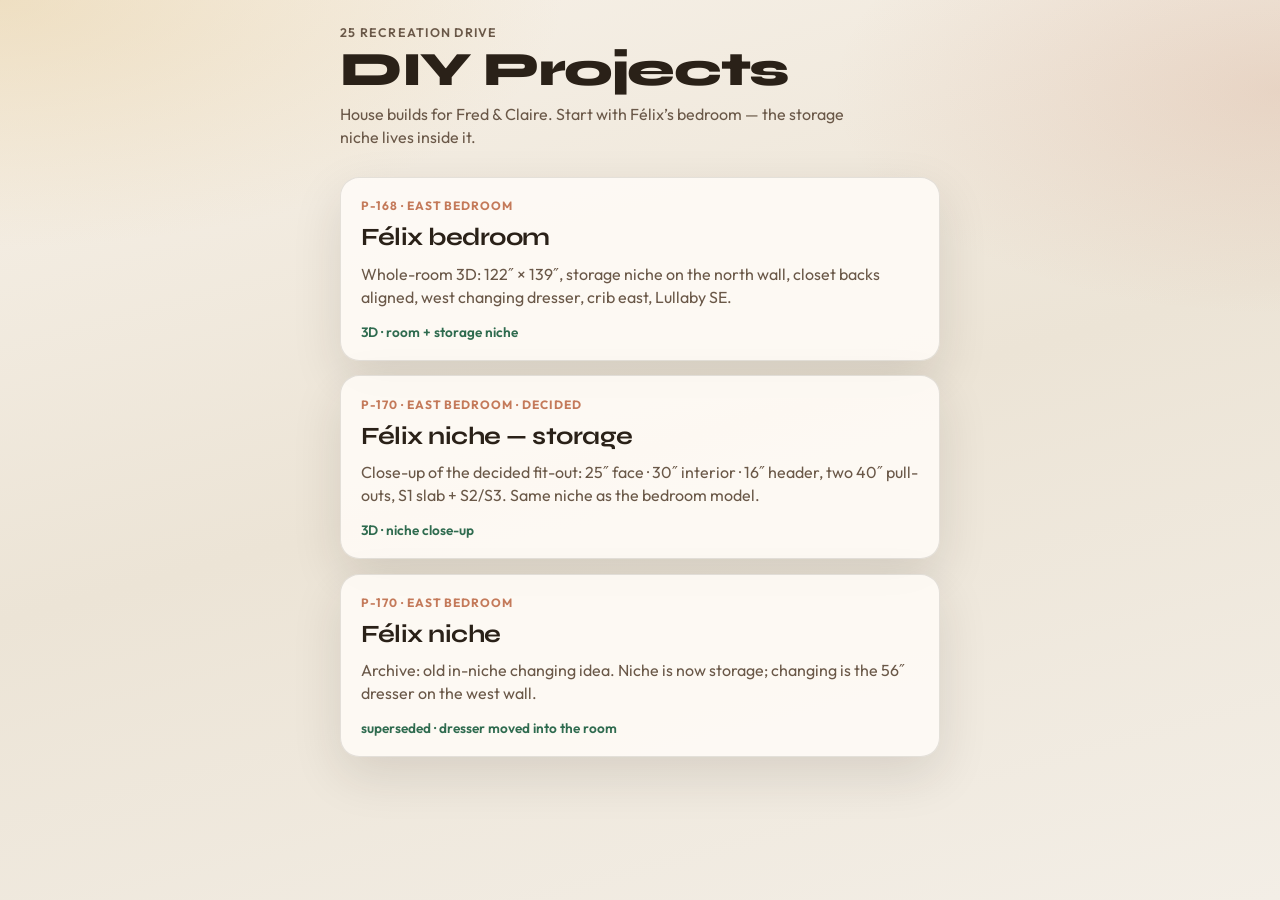
<file: index.html>
<!DOCTYPE html>
<html lang="en">
<head>
  <meta charset="UTF-8" />
  <meta name="viewport" content="width=device-width, initial-scale=1, viewport-fit=cover" />
  <title>DIY Projects — 25 Recreation</title>
  <link rel="preconnect" href="https://fonts.googleapis.com" />
  <link rel="preconnect" href="https://fonts.gstatic.com" crossorigin />
  <link href="https://fonts.googleapis.com/css2?family=Outfit:wght@400;500;600;700&family=Syne:wght@600;700;800&display=swap" rel="stylesheet" />
  <link rel="stylesheet" href="styles.css" />
</head>
<body>
  <div class="atmosphere" aria-hidden="true"></div>

  <header class="top">
    <p class="eyebrow">25 Recreation Drive</p>
    <h1 class="brand">DIY Projects</h1>
    <p class="lede">House builds for Fred &amp; Claire. Start with Félix’s bedroom — the storage niche lives inside it.</p>
  </header>

  <main>
    <ul class="projects" id="projects"></ul>
  </main>

  <script src="projects.js"></script>
  <script>
    const list = document.getElementById("projects");
    list.innerHTML = DIY_PROJECTS.map((project) => `
      <li>
        <a class="card" href="${project.href}">
          <p class="kicker">${project.kicker}</p>
          <h2>${project.title}</h2>
          <p class="blurb">${project.blurb}</p>
          <p class="status">${project.status}</p>
        </a>
      </li>
    `).join("");
  </script>
</body>
</html>
</file>
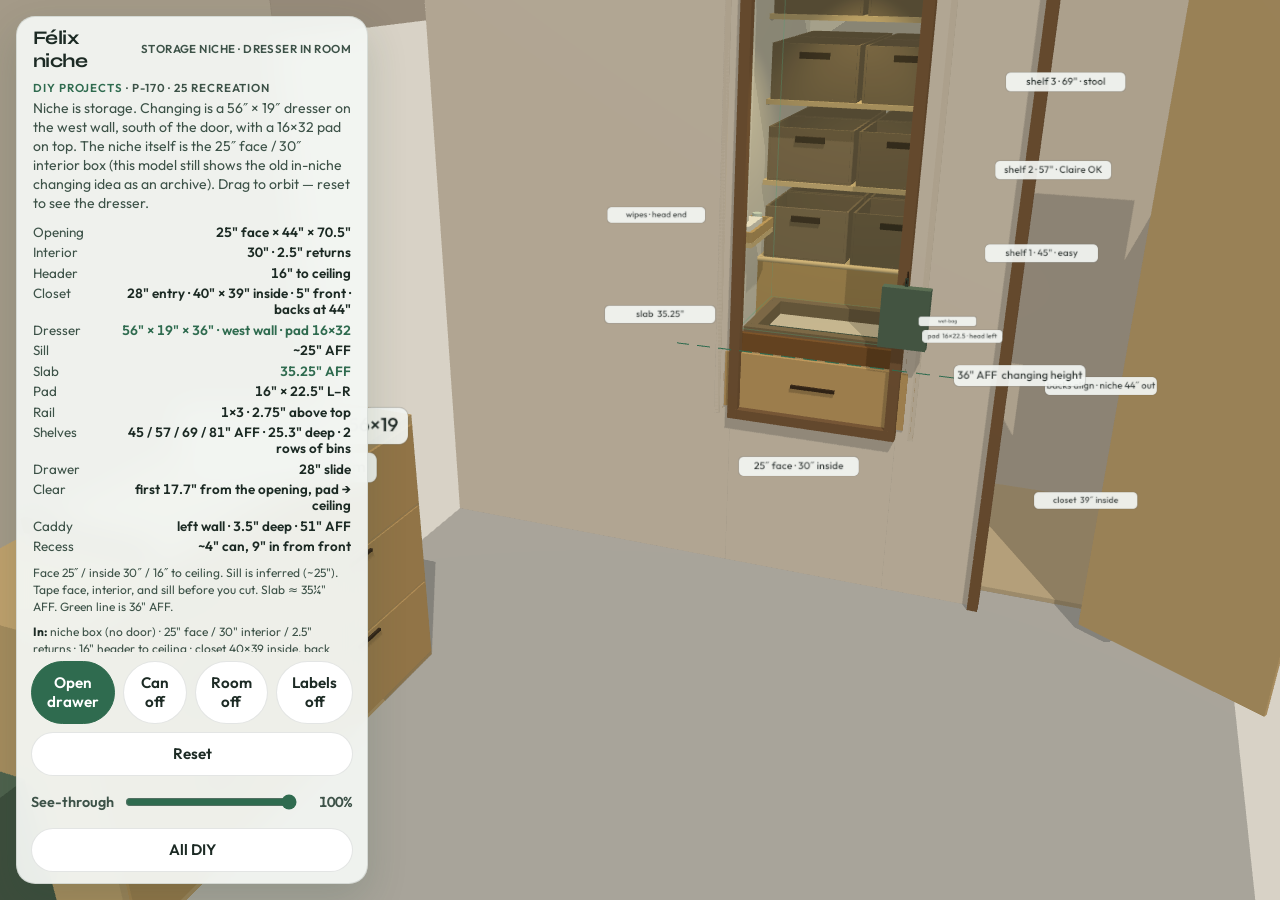
<file: niche/index.html>
<!DOCTYPE html>
<html lang="en">
<head>
  <meta charset="UTF-8" />
  <meta name="viewport" content="width=device-width, initial-scale=1, viewport-fit=cover" />
  <meta name="theme-color" content="#2f6b4f" />
  <meta name="mobile-web-app-capable" content="yes" />
  <meta name="apple-mobile-web-app-capable" content="yes" />
  <meta name="apple-mobile-web-app-status-bar-style" content="black-translucent" />
  <meta name="apple-mobile-web-app-title" content="Félix niche" />
  <title>Félix niche</title>
  <link rel="manifest" href="manifest.webmanifest" />
  <link rel="icon" type="image/png" sizes="192x192" href="icons/icon-192.png" />
  <link rel="apple-touch-icon" href="icons/apple-touch-icon.png" />
  <link rel="preconnect" href="https://fonts.googleapis.com" />
  <link rel="preconnect" href="https://fonts.gstatic.com" crossorigin />
  <link href="https://fonts.googleapis.com/css2?family=Outfit:wght@400;500;600;700&family=Syne:wght@600;700&display=swap" rel="stylesheet" />
  <link rel="stylesheet" href="styles.css?v=13" />
  <script type="importmap">
    {
      "imports": {
        "three": "./vendor/three.module.min.js"
      }
    }
  </script>
</head>
<body>
  <div id="canvas-host"></div>

  <aside class="hud" id="hud">
    <button type="button" class="sheet-handle" id="btn-sheet" aria-expanded="false" aria-controls="hud-body">
      <span class="grip" aria-hidden="true"></span>
      <span class="sheet-title">Félix niche</span>
      <span class="sheet-meta">storage niche · dresser in room</span>
    </button>

    <div class="hud-body" id="hud-body">
      <p class="eyebrow"><a href="../">DIY Projects</a> · P-170 · 25 Recreation</p>
      <p class="lede">Niche is storage. Changing is a 56″ × 19″ dresser on the west wall, south of the door, with a 16×32 pad on top. The niche itself is the 25″ face / 30″ interior box (this model still shows the old in-niche changing idea as an archive). Drag to orbit — reset to see the dresser.</p>
      <dl class="dims">
        <dt>Opening</dt>
        <dd id="dim-opening"></dd>
        <dt>Interior</dt>
        <dd id="dim-interior"></dd>
        <dt>Header</dt>
        <dd id="dim-header"></dd>
        <dt>Closet</dt>
        <dd id="dim-closet"></dd>
        <dt>Dresser</dt>
        <dd id="dim-dresser" class="hi"></dd>
        <dt>Sill</dt>
        <dd id="dim-sill"></dd>
        <dt>Slab</dt>
        <dd id="dim-slab" class="hi"></dd>
        <dt>Pad</dt>
        <dd id="dim-pad"></dd>
        <dt>Rail</dt>
        <dd id="dim-rail"></dd>
        <dt>Shelves</dt>
        <dd id="dim-shelves"></dd>
        <dt>Drawer</dt>
        <dd id="dim-drawer"></dd>
        <dt>Clear</dt>
        <dd id="dim-clear"></dd>
        <dt>Caddy</dt>
        <dd id="dim-caddy"></dd>
        <dt>Recess</dt>
        <dd id="dim-puck"></dd>
      </dl>
      <p class="hint">Face 25″ / inside 30″ / 16″ to ceiling. Sill is inferred (~25"). Tape face, interior, and sill before you cut. Slab ≈ 35¼" AFF. Green line is 36" AFF.</p>
      <p class="roadmap">
        <strong>In:</strong> <span id="roadmap-in"></span><br />
        <strong>Next:</strong> <span id="roadmap-next"></span>
      </p>
    </div>

    <div class="actions">
      <button type="button" class="primary" id="btn-drawer">Open drawer</button>
      <button type="button" id="btn-light">Can off</button>
      <button type="button" id="btn-room">Room off</button>
      <button type="button" id="btn-labels">Labels off</button>
      <button type="button" id="btn-reset">Reset</button>
      <label class="knob">
        <span>See-through</span>
        <input type="range" id="rng-opacity" min="15" max="100" step="5" value="100" aria-label="Surface opacity" />
        <output id="out-opacity">100%</output>
      </label>
      <a class="ghost" href="../">All DIY</a>
    </div>
  </aside>

  <p class="install" id="install-hint" hidden>
    <span id="install-text">Add to Home Screen for a full-screen app.</span>
    <button type="button" class="ghost" id="btn-install">Add</button>
    <button type="button" class="ghost" id="btn-install-dismiss" aria-label="Dismiss">×</button>
  </p>

  <script type="module">
    import { boot } from "./scene.js?v=16";
    boot(document.getElementById("canvas-host"));

    const hud = document.getElementById("hud");
    const sheetBtn = document.getElementById("btn-sheet");
    sheetBtn.addEventListener("click", () => {
      const open = hud.classList.toggle("open");
      sheetBtn.setAttribute("aria-expanded", String(open));
    });

    if ("serviceWorker" in navigator) {
      navigator.serviceWorker.getRegistrations().then((regs) => {
        regs.forEach((reg) => reg.unregister());
      });
    }

    const hint = document.getElementById("install-hint");
    const text = document.getElementById("install-text");
    const addBtn = document.getElementById("btn-install");
    const dismissed = localStorage.getItem("felix-niche-install") === "1";
    const standalone = window.matchMedia("(display-mode: standalone)").matches
      || window.navigator.standalone === true;

    let deferred;
    const phone = window.matchMedia("(pointer: coarse)").matches
      || /iphone|ipad|ipod|android/i.test(navigator.userAgent);
    window.addEventListener("beforeinstallprompt", (event) => {
      event.preventDefault();
      deferred = event;
      if (phone && !dismissed && !standalone) {
        hint.hidden = false;
        addBtn.hidden = false;
      }
    });

    addBtn.addEventListener("click", async () => {
      if (!deferred) return;
      deferred.prompt();
      await deferred.userChoice;
      deferred = null;
      hint.hidden = true;
    });

    document.getElementById("btn-install-dismiss").addEventListener("click", () => {
      localStorage.setItem("felix-niche-install", "1");
      hint.hidden = true;
    });

    const embedded = window.self !== window.top;
    const isIos = /iphone|ipad|ipod/i.test(navigator.userAgent);
    if (!embedded && isIos && !standalone && !dismissed) {
      text.textContent = "Share → Add to Home Screen";
      addBtn.hidden = true;
      hint.hidden = false;
    }
    if (embedded) hint.hidden = true;
  </script>
</body>
</html>
</file>
<file: styles.css>
:root {
  --ink: #2a2118;
  --ink-soft: #6a5848;
  --paper: #f3eee6;
  --birch: #e4c994;
  --clay: #c47a5a;
  --leaf: #2f6b4f;
  --line: rgba(42, 33, 24, 0.12);
  --shadow: 0 18px 50px rgba(42, 33, 24, 0.12);
  --font-display: "Syne", "Arial Narrow", sans-serif;
  --font-ui: "Outfit", system-ui, sans-serif;
}

*,
*::before,
*::after {
  box-sizing: border-box;
}

html,
body {
  margin: 0;
  min-height: 100%;
}

body {
  font-family: var(--font-ui);
  color: var(--ink);
  background: var(--paper);
  line-height: 1.45;
}

.atmosphere {
  position: fixed;
  inset: 0;
  z-index: -1;
  background:
    radial-gradient(ellipse 80% 50% at 0% 0%, rgba(228, 201, 148, 0.45), transparent 55%),
    radial-gradient(ellipse 70% 50% at 100% 10%, rgba(196, 122, 90, 0.18), transparent 50%),
    linear-gradient(165deg, #f7f1e8 0%, #ece4d6 50%, #f3eee6 100%);
}

.top {
  width: min(40rem, 100%);
  margin: 0 auto;
  padding: 1.5rem 1.25rem 0.75rem;
}

.eyebrow {
  margin: 0 0 0.25rem;
  font-size: 0.78rem;
  letter-spacing: 0.1em;
  text-transform: uppercase;
  color: var(--ink-soft);
  font-weight: 600;
}

.brand {
  margin: 0 0 0.55rem;
  font-family: var(--font-display);
  font-weight: 800;
  font-size: clamp(2rem, 8vw, 3rem);
  letter-spacing: -0.03em;
  line-height: 1;
}

.lede {
  margin: 0;
  color: var(--ink-soft);
  max-width: 32rem;
}

.projects {
  list-style: none;
  width: min(40rem, 100%);
  margin: 0 auto;
  padding: 1rem 1.25rem 2.5rem;
  display: grid;
  gap: 0.9rem;
}

.card {
  display: block;
  padding: 1.2rem 1.25rem 1.1rem;
  border-radius: 1.2rem;
  background: rgba(255, 252, 247, 0.86);
  border: 1px solid var(--line);
  box-shadow: var(--shadow);
  color: inherit;
  text-decoration: none;
}

.card:active {
  transform: scale(0.99);
}

.kicker {
  margin: 0 0 0.35rem;
  font-size: 0.75rem;
  letter-spacing: 0.08em;
  text-transform: uppercase;
  color: var(--clay);
  font-weight: 700;
}

.card h2 {
  margin: 0 0 0.4rem;
  font-family: var(--font-display);
  font-size: 1.55rem;
  letter-spacing: -0.02em;
}

.blurb {
  margin: 0 0 0.85rem;
  color: var(--ink-soft);
}

.status {
  margin: 0;
  font-size: 0.85rem;
  font-weight: 600;
  color: var(--leaf);
}
</file>
<file: niche/styles.css>
:root {
  --ink: #1c2a24;
  --ink-soft: #3d5248;
  --leaf: #2f6b4f;
  --line: rgba(28, 42, 36, 0.12);
  --panel: rgba(244, 247, 244, 0.94);
  --font-display: "Syne", "Arial Narrow", sans-serif;
  --font-ui: "Outfit", system-ui, sans-serif;
  --safe-b: env(safe-area-inset-bottom, 0px);
  --safe-t: env(safe-area-inset-top, 0px);
}

*,
*::before,
*::after {
  box-sizing: border-box;
  -webkit-tap-highlight-color: transparent;
}

html,
body {
  margin: 0;
  height: 100%;
  height: 100dvh;
  overflow: hidden;
  overscroll-behavior: none;
  font-family: var(--font-ui);
  color: var(--ink);
  background: #d8d2c6;
  touch-action: none;
}

#canvas-host {
  position: fixed;
  inset: 0;
  width: 100%;
  height: 100%;
  min-height: 100dvh;
}

#canvas-host canvas {
  display: block;
  width: 100%;
  height: 100%;
  touch-action: none;
}

.hud {
  position: fixed;
  left: 0.7rem;
  right: 0.7rem;
  bottom: calc(0.55rem + var(--safe-b));
  z-index: 2;
  display: flex;
  flex-direction: column;
  max-height: min(72dvh, 36rem);
  border-radius: 1.2rem;
  background: var(--panel);
  border: 1px solid var(--line);
  box-shadow: 0 16px 40px rgba(30, 74, 54, 0.16);
  backdrop-filter: blur(14px);
}

.sheet-handle {
  display: grid;
  grid-template-columns: 1fr auto;
  grid-template-rows: auto auto;
  gap: 0.05rem 0.6rem;
  width: 100%;
  padding: 0.55rem 1rem 0.45rem;
  border: 0;
  background: transparent;
  text-align: left;
  font: inherit;
  color: inherit;
  cursor: pointer;
}

.grip {
  grid-column: 1 / -1;
  justify-self: center;
  width: 2.4rem;
  height: 0.28rem;
  margin-bottom: 0.35rem;
  border-radius: 999px;
  background: rgba(28, 42, 36, 0.22);
}

.sheet-title {
  font-family: var(--font-display);
  font-weight: 700;
  font-size: 1.2rem;
  letter-spacing: -0.03em;
}

.sheet-meta {
  justify-self: end;
  align-self: center;
  font-size: 0.72rem;
  font-weight: 600;
  letter-spacing: 0.04em;
  text-transform: uppercase;
  color: var(--ink-soft);
}

.sheet-meta a,
.eyebrow a {
  color: var(--leaf);
  text-decoration: none;
}

.hud-body {
  display: none;
  padding: 0 1rem 0.2rem;
  overflow: auto;
  -webkit-overflow-scrolling: touch;
  touch-action: pan-y;
}

.hud.open .hud-body {
  display: block;
}

.eyebrow {
  margin: 0 0 0.25rem;
  font-size: 0.72rem;
  letter-spacing: 0.08em;
  text-transform: uppercase;
  color: var(--ink-soft);
  font-weight: 600;
}

.lede {
  margin: 0 0 0.7rem;
  font-size: 0.88rem;
  color: var(--ink-soft);
  line-height: 1.35;
}

.dims {
  display: grid;
  grid-template-columns: 1fr auto;
  gap: 0.28rem 0.8rem;
  margin: 0 0 0.7rem;
  font-size: 0.84rem;
}

.dims dt {
  margin: 0;
  color: var(--ink-soft);
}

.dims dd {
  margin: 0;
  text-align: right;
  font-variant-numeric: tabular-nums;
  font-weight: 600;
}

.dims dd.hi {
  color: var(--leaf);
}

.actions {
  display: flex;
  flex-wrap: wrap;
  gap: 0.5rem;
  padding: 0.55rem 0.85rem calc(0.7rem);
}

.actions button,
.actions a.ghost,
.install button {
  font: inherit;
  cursor: pointer;
  border-radius: 999px;
  border: 1px solid var(--line);
  background: #fff;
  color: var(--ink);
  padding: 0.72rem 0.95rem;
  font-weight: 600;
  font-size: 0.95rem;
  min-height: 2.7rem;
  flex: 1;
  text-decoration: none;
  display: inline-flex;
  align-items: center;
  justify-content: center;
}

.actions .knob {
  flex: 1 1 100%;
  display: flex;
  align-items: center;
  gap: 0.6rem;
  font-weight: 600;
  font-size: 0.9rem;
  color: var(--ink-soft);
}

.actions .knob input[type="range"] {
  flex: 1;
  accent-color: var(--leaf);
  min-height: 2rem;
}

.actions .knob output {
  min-width: 2.8rem;
  text-align: right;
  font-variant-numeric: tabular-nums;
}

button.primary {
  background: var(--leaf);
  border-color: var(--leaf);
  color: #fff;
}

button.ghost {
  flex: 0;
  min-width: 2.7rem;
  background: transparent;
}

.hint,
.roadmap {
  margin: 0 0 0.55rem;
  font-size: 0.75rem;
  color: var(--ink-soft);
  line-height: 1.4;
}

.roadmap strong {
  color: var(--ink);
}

.install {
  position: fixed;
  top: calc(0.55rem + var(--safe-t));
  left: 0.7rem;
  right: 0.7rem;
  z-index: 3;
  display: flex;
  align-items: center;
  gap: 0.45rem;
  margin: 0;
  padding: 0.55rem 0.7rem;
  border-radius: 1rem;
  background: var(--panel);
  border: 1px solid var(--line);
  font-size: 0.82rem;
  box-shadow: 0 10px 28px rgba(30, 74, 54, 0.12);
}

.install[hidden] {
  display: none;
}

.install span {
  flex: 1;
}

@media (min-width: 800px) {
  .hud {
    top: calc(1rem + var(--safe-t));
    left: 1rem;
    right: auto;
    bottom: auto;
    width: min(22rem, calc(100vw - 2rem));
    max-height: calc(100dvh - 2rem);
  }

  .hud .hud-body {
    display: block;
  }

  .sheet-handle {
    cursor: default;
  }

  .grip {
    display: none;
  }
}
</file>
